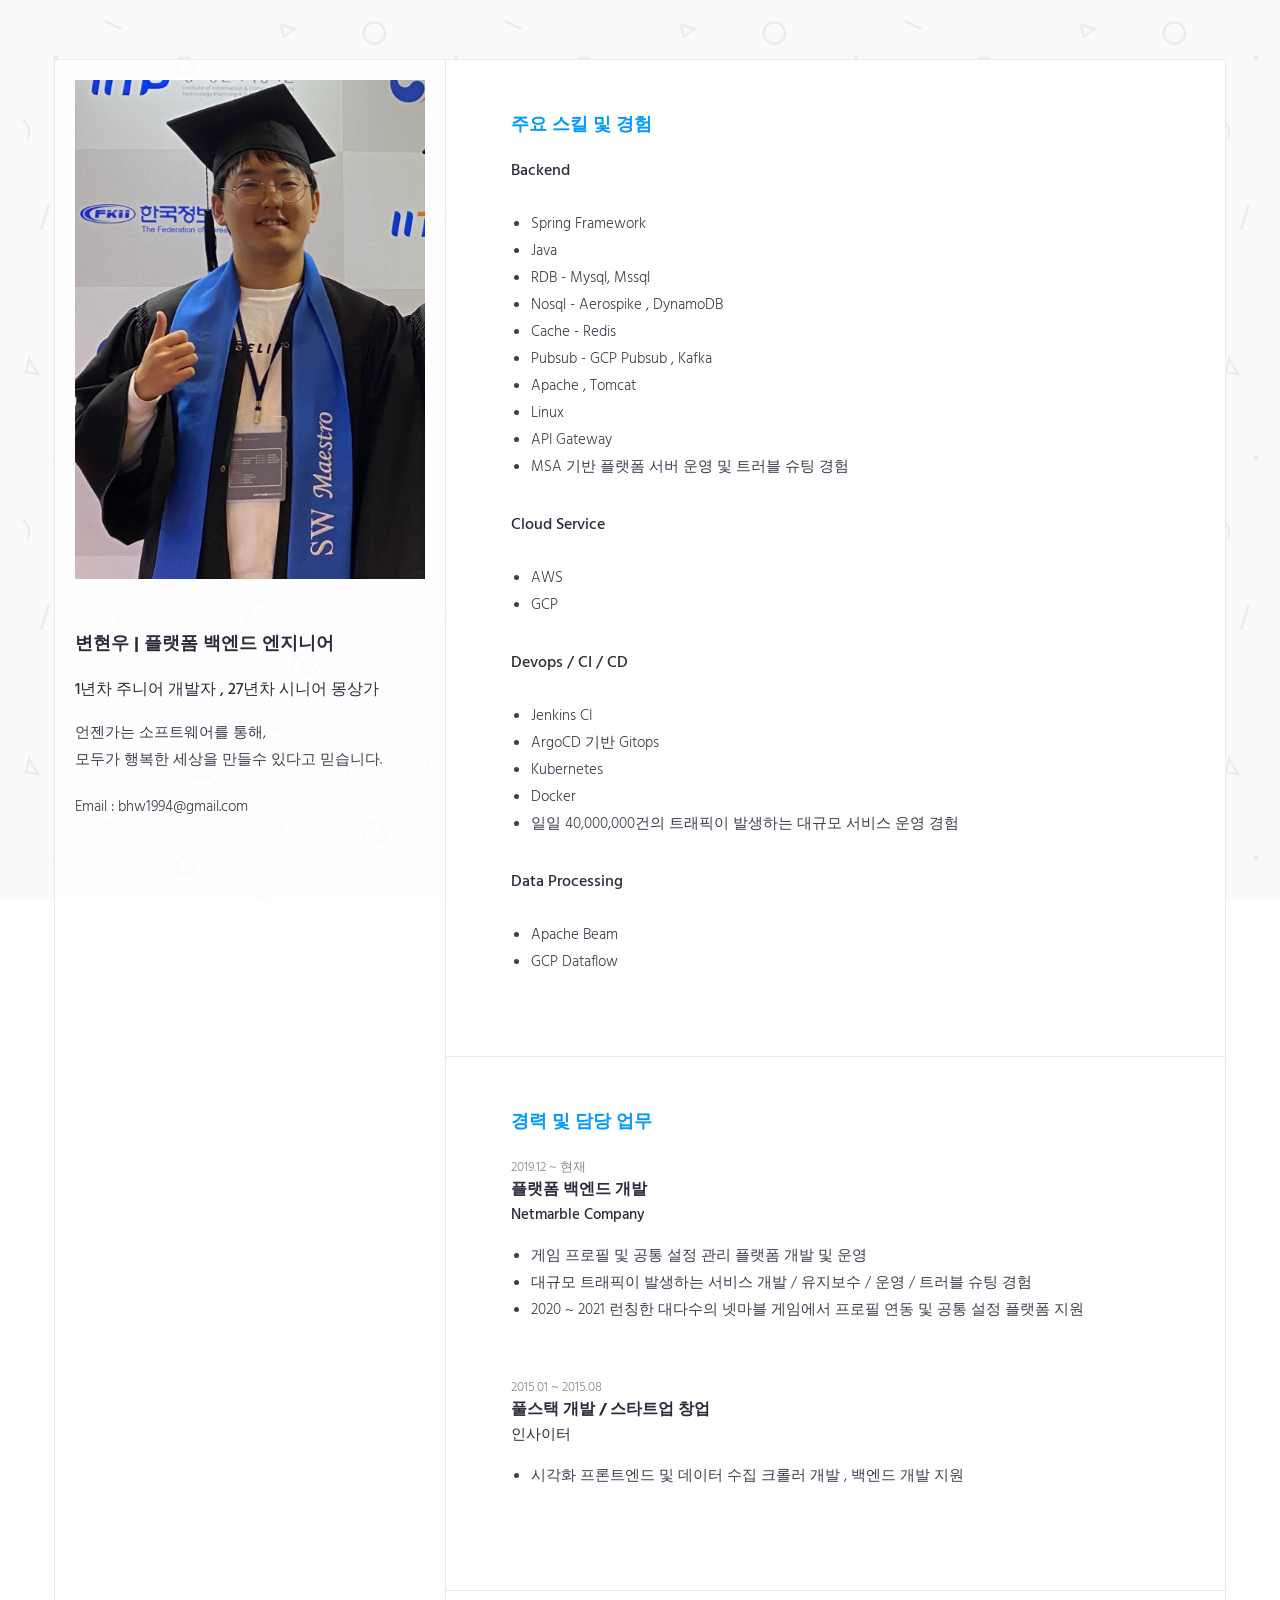
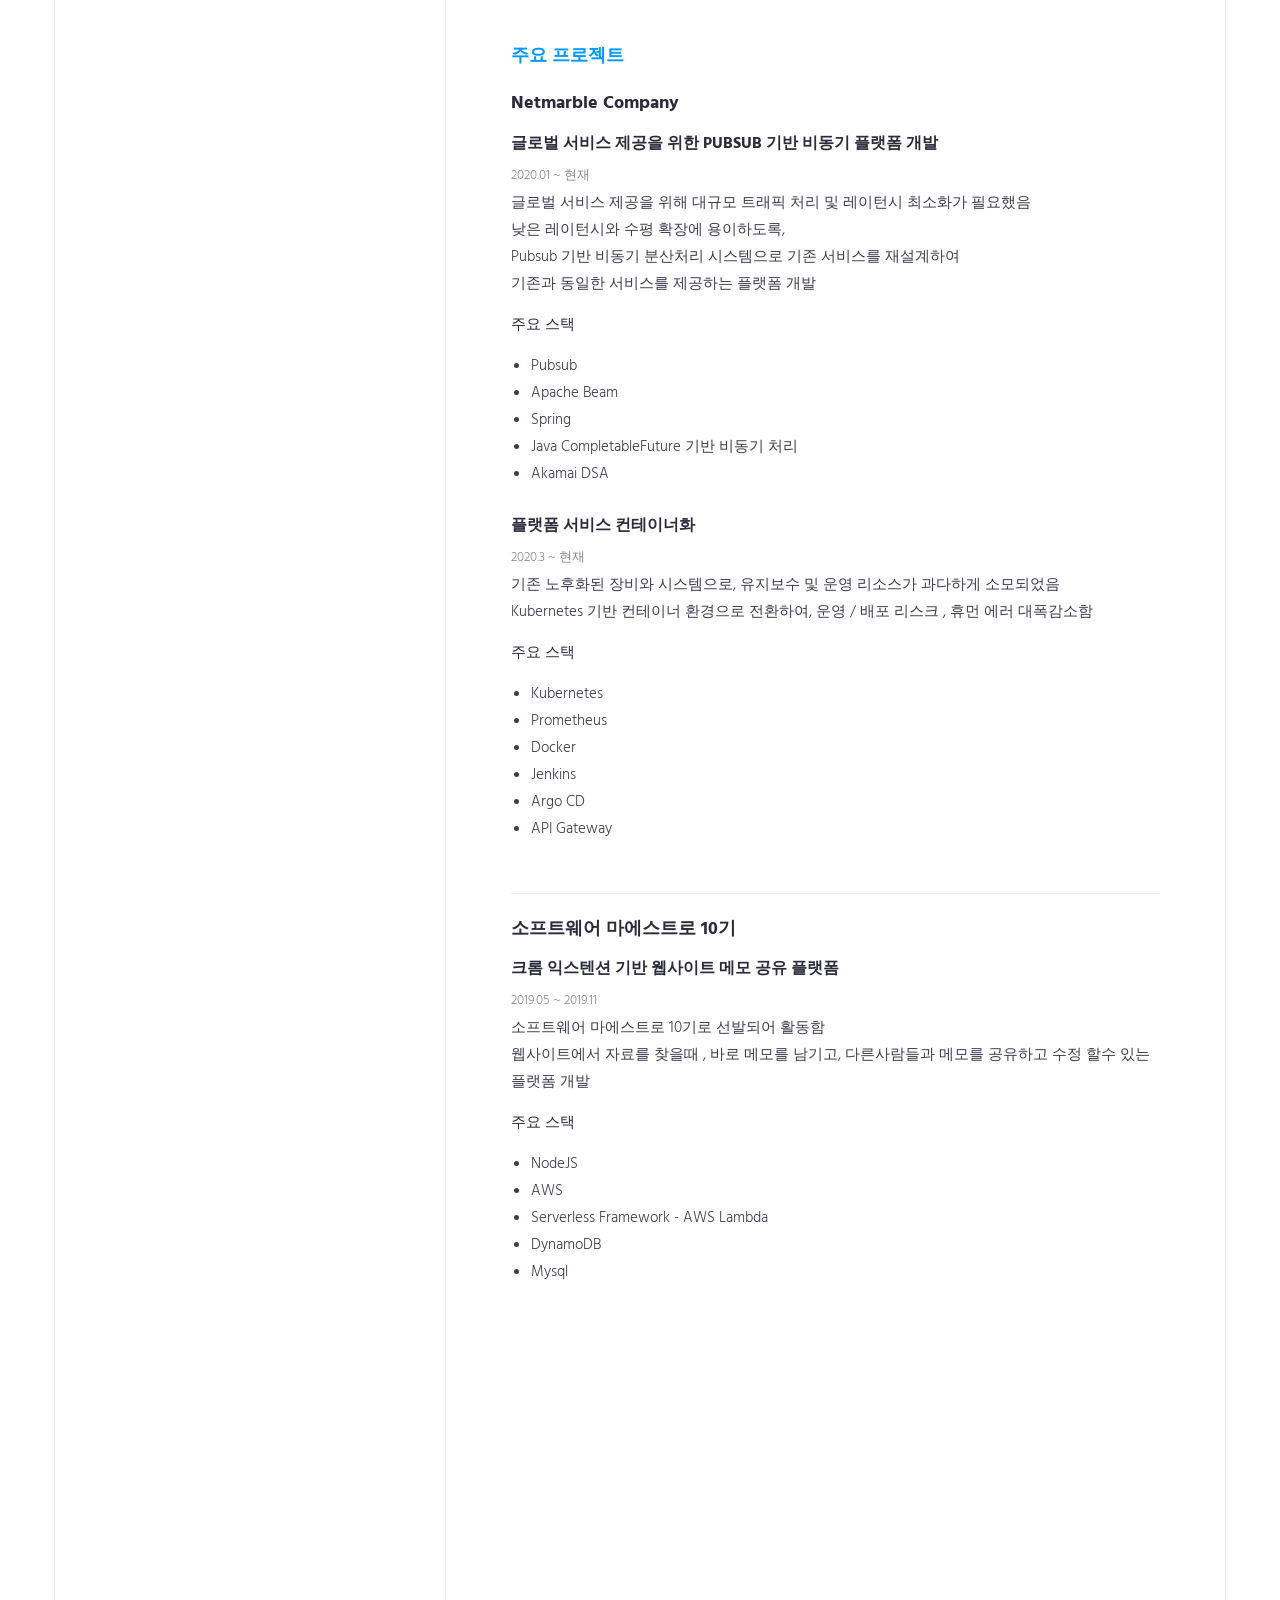
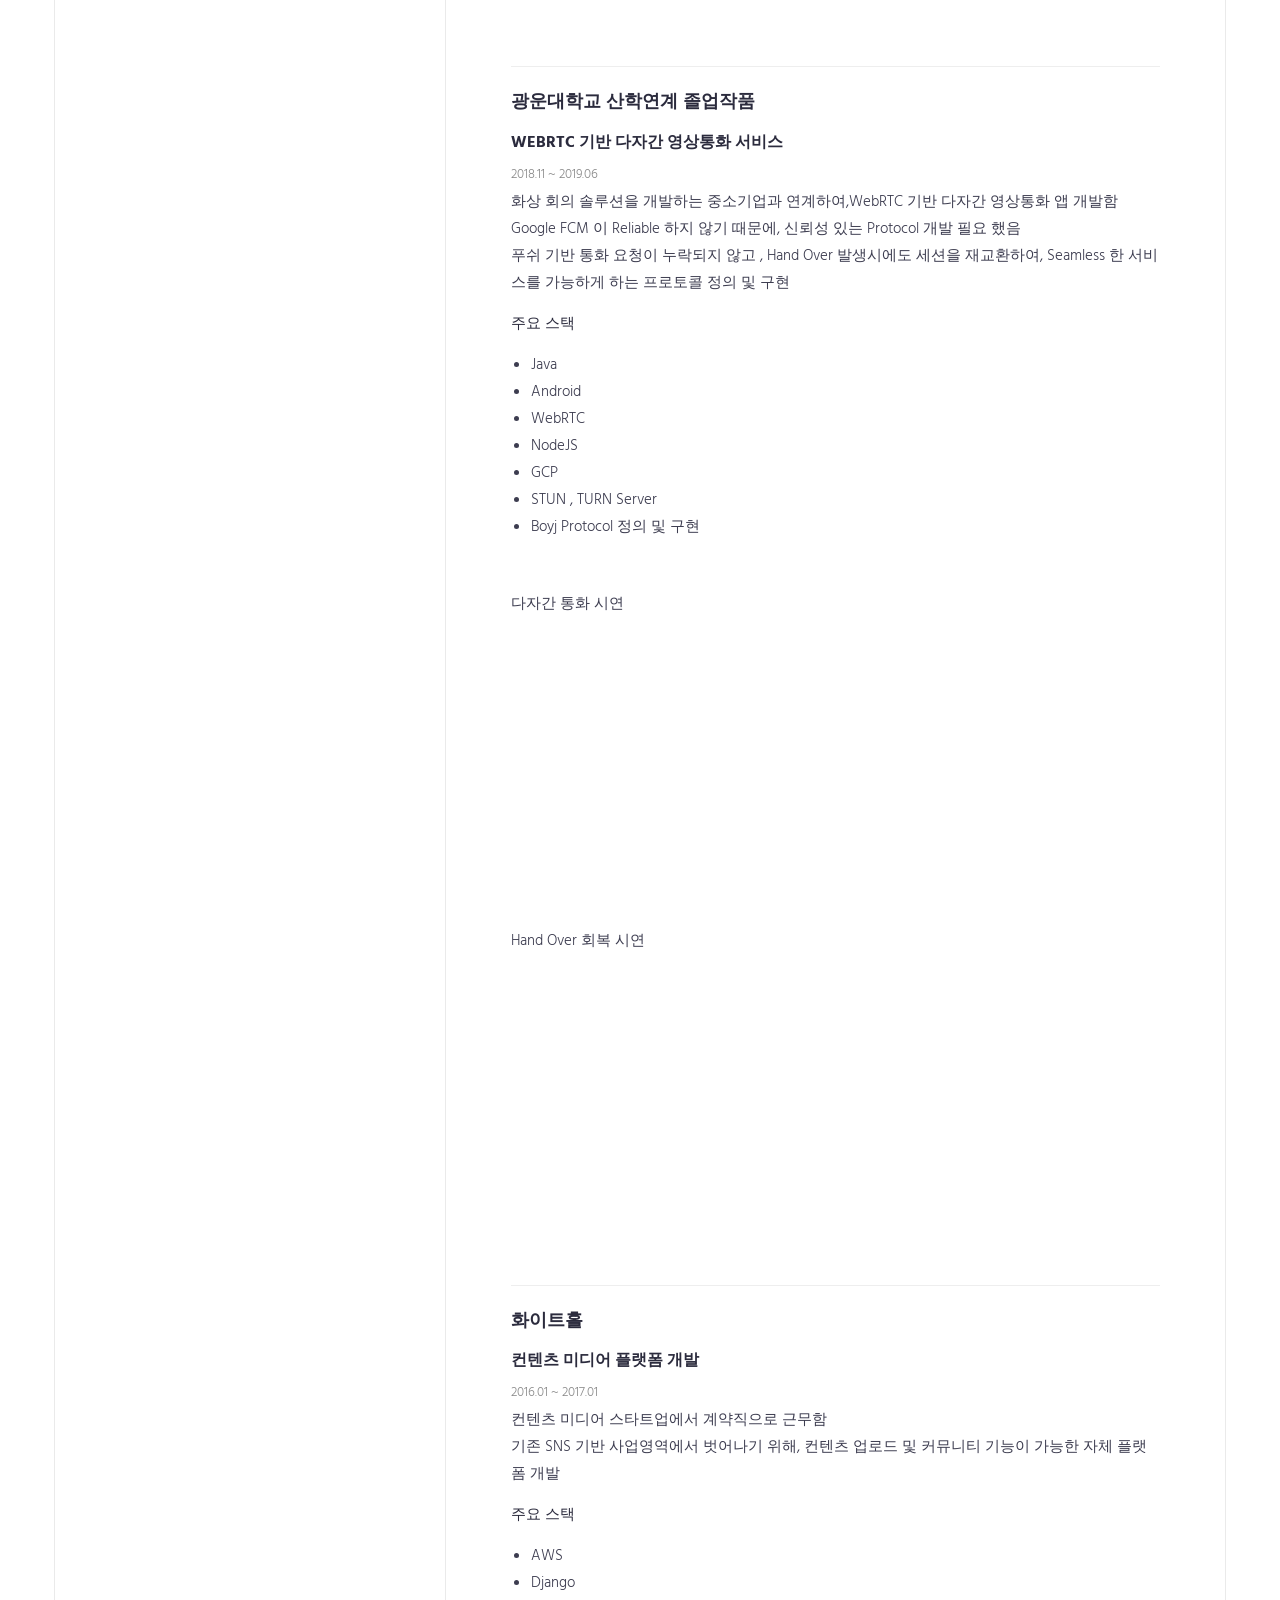
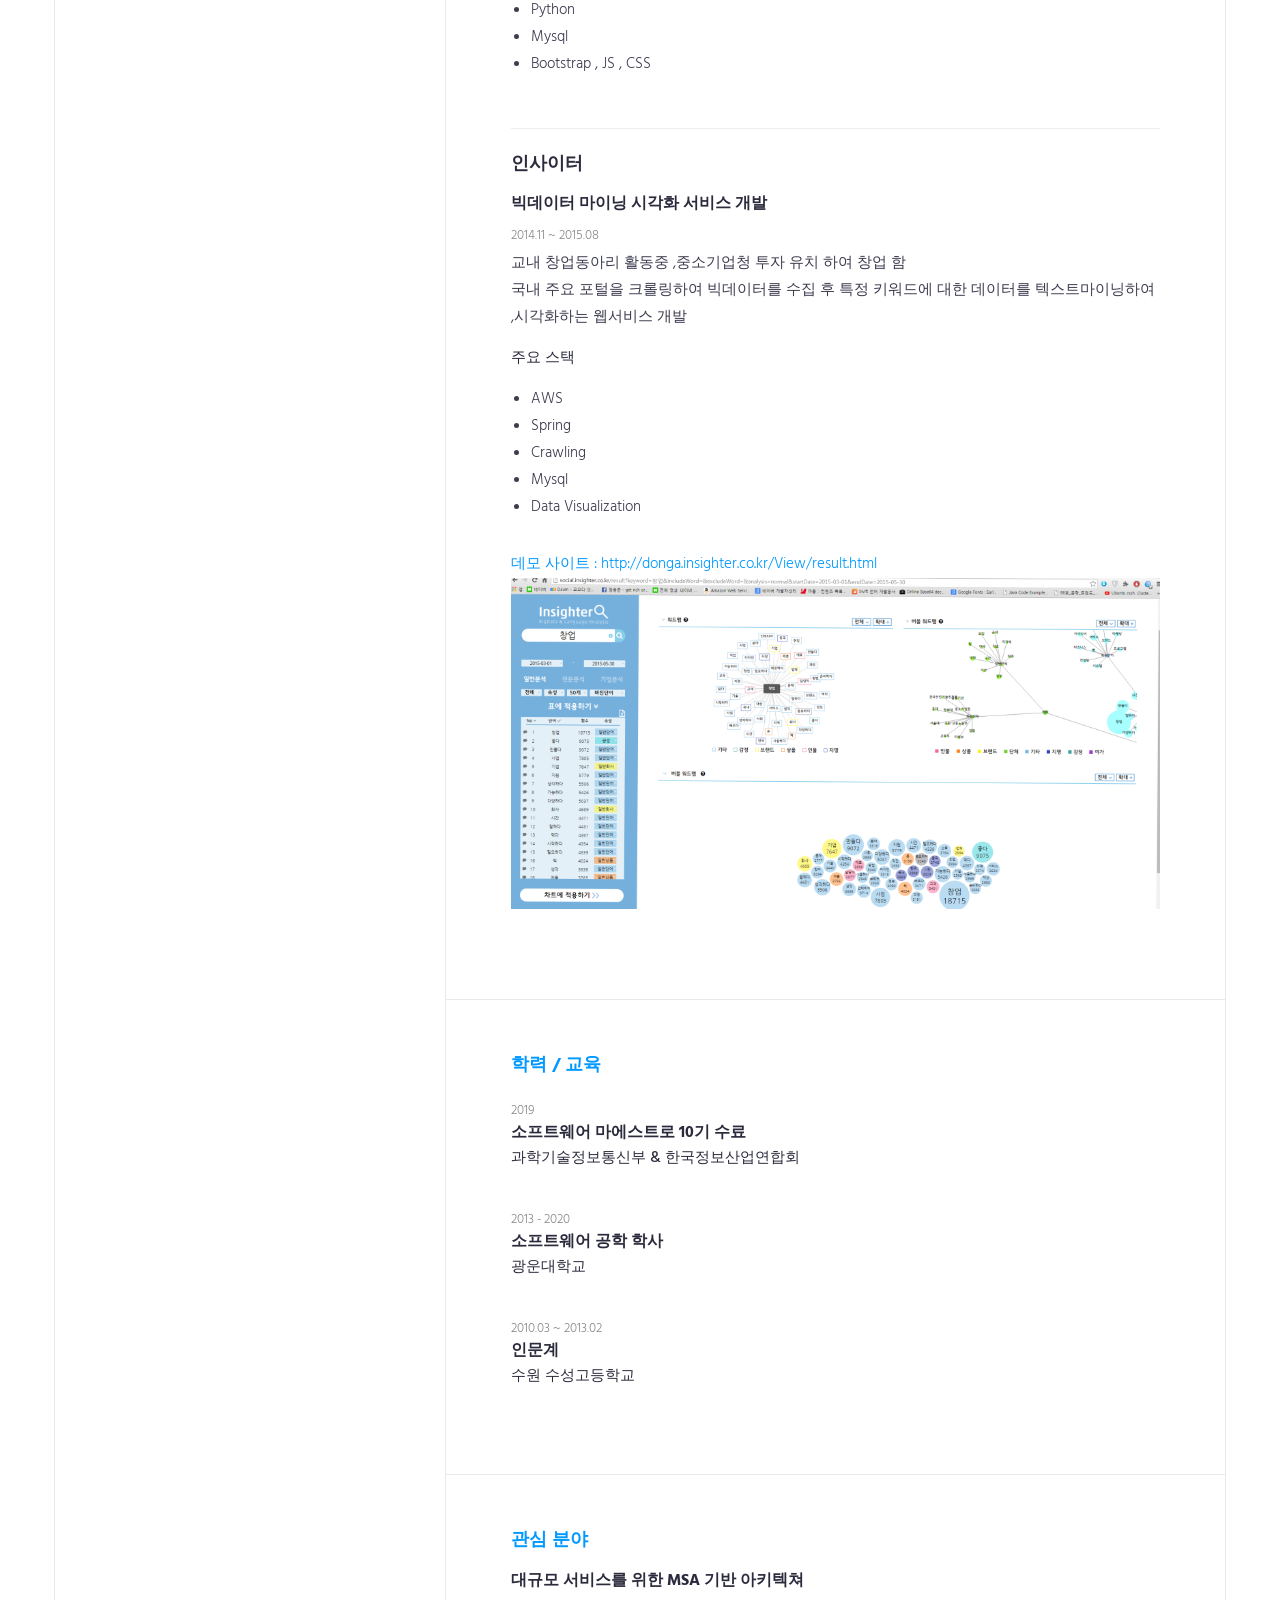
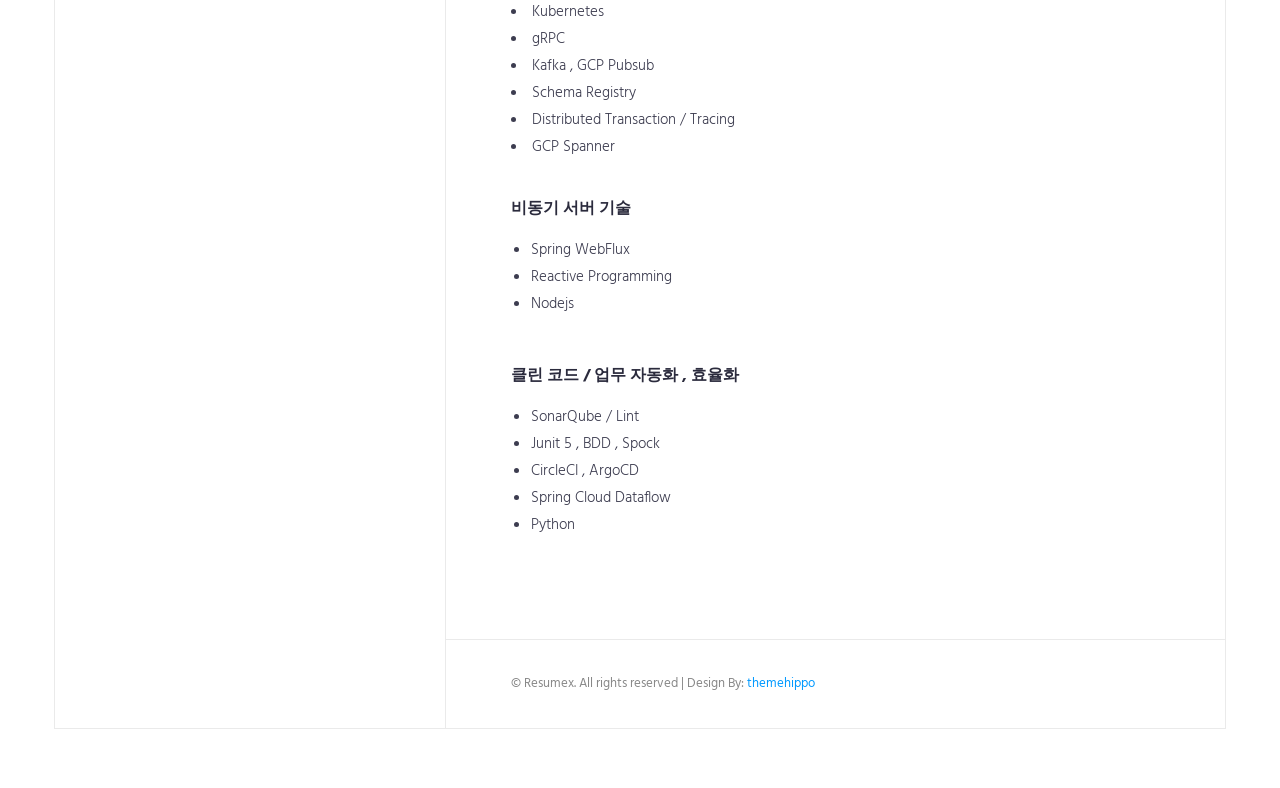
<file: index.html>
<!DOCTYPE html>
<html>
<head>
    <meta charset="utf-8">
    <meta http-equiv="X-UA-Compatible" content="IE=edge">
    <meta name="viewport" content="width=device-width, initial-scale=1">
    <!-- The above 3 meta tags *must* come first in the head; any other head content must come *after* these tags -->
    <title>변현우 Resume</title>

    <!-- favicon -->
    <link href="favicon.png" rel=icon>

    <!-- web-fonts -->
    <link href="https://fonts.googleapis.com/css?family=Hind:300,400,500,600,700" rel="stylesheet">

    <!-- font-awesome -->
    <link href="css/font-awesome.min.css" rel="stylesheet">

    <!-- Bootstrap -->
    <link href="css/bootstrap.min.css" rel="stylesheet">

    <!-- Style CSS -->
    <link href="css/style.css" rel="stylesheet">

    <!-- HTML5 shim and Respond.js for IE8 support of HTML5 elements and media queries -->
    <!-- WARNING: Respond.js doesn't work if you view the page via file:// -->
    <!--[if lt IE 9]>
    <script src="https://oss.maxcdn.com/html5shiv/3.7.2/html5shiv.min.js"></script>
    <script src="https://oss.maxcdn.com/respond/1.4.2/respond.min.js"></script>
    <![endif]-->
</head>
<body id="page-top" data-spy="scroll" data-target=".navbar">
<div id="main-wrapper">
<!-- Page Preloader -->
<div id="preloader">
    <div id="status">
        <div class="status-mes"></div>
    </div>
</div>

<div class="columns-block container">
<div class="left-col-block blocks">
    <header class="header theiaStickySidebar">
        <div class="profile-img">
            <img src="img/img-profile.jpg" class="img-responsive" alt=""/>
        </div>
        <div class="content">
            <h2>변현우 | 플랫폼 백엔드 엔지니어</h2>
            <h3>1년차 주니어 개발자 , 27년차 시니어 몽상가</h3>

            <div class="about-text">
                <p>
                언젠가는 소프트웨어를 통해, <br/>
                모두가 행복한 세상을 만들수 있다고 믿습니다.
                </p>

                <p>
                    Email : bhw1994@gmail.com
                </p>

            </div>
        </div>

    </header>
    <!-- .header-->
</div>
<!-- .left-col-block -->


<div class="right-col-block blocks">
<div class="theiaStickySidebar">


<!-- <section class="expertise-wrapper section-wrapper gray-bg">
    <div class="container-fluid">
        <div class="row">
            <div class="col-md-12">
                <div class="section-title">
                    <h2>Expertise</h2>
                </div>
            </div>
        </div>

        <div class="row">
            <div class="col-md-6">
                <div class="expertise-item">
                    <h3>Professionally drive</h3>

                    <p>
                        Synergistically strategize customer directed resources rather than principle.
                    </p>
                </div>
            </div>
            <div class="col-md-6">
                <div class="expertise-item">
                    <h3>Seamlessly leverage </h3>

                    <p>
                        Quickly repurpose reliable customer service with orthogonal ideas. Competently.
                    </p>
                </div>
            </div>
        </div>
        <div class="row">
            <div class="col-md-6">
                <div class="expertise-item">
                    <h3>Interactively incubate</h3>

                    <p>
                        Interactively myocardinate high standards in initiatives rather than next-generation.
                    </p>
                </div>
            </div>

            <div class="col-md-6">
                <div class="expertise-item">
                    <h3>Globally streamline</h3>

                    <p>
                        Dynamically initiate client-based convergence vis-a-vis performance based. </p>
                </div>
            </div>

        </div>


    </div>
</section>
 -->
<section class="section-wrapper skills-wrapper">
    <div class="container-fluid">
        <div class="row">
            <div class="col-md-12">
                <div class="section-title">
                    <h2>주요 스킬 및 경험</h2>
                </div>
            </div>

        </div>
        <div class="row">
            <div class="col-md-12">
                <div class="progress-wrapper">

                    <h3>Backend</h3>
                    <ul>
                        <li>Spring Framework</li>
                        <li>Java</li>
                        <li>RDB - Mysql, Mssql</li>
                        <li>Nosql - Aerospike , DynamoDB</li>
                        <li>Cache - Redis</li>
                        <li>Pubsub - GCP Pubsub , Kafka</li>
                        <li>Apache , Tomcat</li>
                        <li>Linux</li>
                        <li>API Gateway</li>
                        <li>MSA 기반 플랫폼 서버 운영 및 트러블 슈팅 경험</li>
                    </ul>


                    <h3>Cloud Service</h3>
                    <ul>
                        <li>AWS</li>
                        <li>GCP</li>
                    </ul>

                    <h3>Devops / CI / CD </h3>
                    <ul>
                        <li>Jenkins CI</li>
                        <li>ArgoCD 기반 Gitops</li>
                        <li>Kubernetes</li>
                        <li>Docker</li>
                        <li>일일 40,000,000건의 트래픽이 발생하는 대규모 서비스 운영 경험</li>
                    </ul>

                    <h3>Data Processing</h3>
                    <ul>
                        <li>Apache Beam</li>
                        <li>GCP Dataflow</li>
                    </ul>

                </div>
                <!-- /.progress-wrapper -->
            </div>
        </div>
        <!--.row -->
    </div>
    <!-- .container-fluid -->
</section>
<!-- .skills-wrapper -->

<section class="section-wrapper section-experience gray-bg">
    <div class="container-fluid">
        <div class="row">
            <div class="col-md-12">
                <div class="section-title"><h2>경력 및 담당 업무</h2></div>
            </div>
        </div>
        <!--.row-->
        <div class="row">
            <div class="col-md-12">
                <div class="content-item">
                    <small>2019.12 ~ 현재</small>
                    <h3>플랫폼 백엔드 개발</h3>
                    <h4>Netmarble Company</h4>
                    <ul>
                        <li>게임 프로필 및 공통 설정 관리 플랫폼 개발 및 운영</li>
                        <li>대규모 트래픽이 발생하는 서비스 개발 / 유지보수 / 운영 / 트러블 슈팅 경험</li>
                        <li>2020 ~ 2021 런칭한 대다수의 넷마블 게임에서 프로필 연동 및 공통 설정 플랫폼 지원</li>
                    </ul>

                </div>

                <!-- .experience-item -->
                <div class="content-item">
                    <small>2015.01 ~ 2015.08</small>
                    <h3>풀스택 개발 / 스타트업 창업</h3>
                    <h4>인사이터</h4>
                    <ul>
                        <li>시각화 프론트엔드 및 데이터 수집 크롤러 개발 , 백엔드 개발 지원</li>
                    </ul>

                </div>
                <!-- .experience-item -->
            </div>
        </div>
        <!--.row-->
    </div>
    <!-- .container-fluid -->

</section>
<!-- .section-experience -->

<section class="section-wrapper section-experience gray-bg">
    <div class="container-fluid">
        <div class="row">
            <div class="col-md-12">
                <div class="section-title"><h2>주요 프로젝트</h2></div>
            </div>
        </div>
        <!--.row-->
        <div class="row">
            <div class="col-md-12">
                <div class="content-item">
                    <h2>Netmarble Company</h2>
                    <h3>글로벌 서비스 제공을 위한 Pubsub 기반 비동기 플랫폼 개발</h3>
                    <small>2020.01 ~ 현재</small>
                    <p>
                        글로벌 서비스 제공을 위해 대규모 트래픽 처리 및 레이턴시 최소화가 필요했음<br/>
                        낮은 레이턴시와 수평 확장에 용이하도록,<br />
                         Pubsub 기반 비동기 분산처리 시스템으로 기존 서비스를 재설계하여 <br/>
                        기존과 동일한 서비스를 제공하는 플랫폼 개발
                     </p>
                    <h4>주요 스택</h4>
                    <ul>
                        <li>Pubsub</li>
                        <li>Apache Beam</li>
                        <li>Spring</li>
                        <li>Java CompletableFuture 기반 비동기 처리</li>
                        <li>Akamai DSA</li>
                    </ul>


                    <h3>플랫폼 서비스 컨테이너화</h3>
                    <small>2020.3 ~ 현재</small>
                    <p>
                        기존 노후화된 장비와 시스템으로, 유지보수 및 운영 리소스가 과다하게 소모되었음<br />
                        Kubernetes 기반 컨테이너 환경으로 전환하여, 운영 / 배포 리스크 , 휴먼 에러 대폭감소함

                    </p>
                    <h4>주요 스택</h4>
                    <ul>
                        <li>Kubernetes</li>
                        <li>Prometheus</li>
                        <li>Docker</li>
                        <li>Jenkins</li>
                        <li>Argo CD</li>
                        <li>API Gateway</li>
                    </ul>

                </div>

                <hr/>

                <div class="content-item">
                    <h2>소프트웨어 마에스트로 10기</h2>
                    <h3>크롬 익스텐션 기반 웹사이트 메모 공유 플랫폼</h3>
                    <small>2019.05 ~ 2019.11</small>
                    <p>
                        소프트웨어 마에스트로 10기로 선발되어 활동함<br />
                        웹사이트에서 자료를 찾을때 , 바로 메모를 남기고, 다른사람들과 메모를 공유하고 수정 할수 있는 플랫폼 개발<br/>


                    </p>
                    <h4>주요 스택</h4>
                    <ul>
                        <li>NodeJS</li>
                        <li>AWS</li>
                        <li>Serverless Framework - AWS Lambda</li>
                        <li>DynamoDB</li>
                        <li>Mysql</li>
                    </ul>
                </div>


                <iframe width="100%" height="300px" src="https://www.youtube.com/embed/FbnPMWjBduA" frameborder="0" allow="accelerometer; autoplay; clipboard-write; encrypted-media; gyroscope; picture-in-picture" allowfullscreen></iframe>


                <hr/>

                <div class="content-item">
                    <h2>광운대학교 산학연계 졸업작품</h2>
                    <h3>WebRTC 기반 다자간 영상통화 서비스</h3>
                    <small>2018.11 ~ 2019.06</small>
                    <p>
                        화상 회의 솔루션을 개발하는 중소기업과 연계하여,WebRTC 기반 다자간 영상통화 앱 개발함<br />
                        Google FCM 이 Reliable 하지 않기 때문에, 신뢰성 있는 Protocol 개발 필요 했음<br />
                        푸쉬 기반 통화 요청이 누락되지 않고 , Hand Over 발생시에도 세션을 재교환하여, Seamless 한 서비스를 가능하게 하는 프로토콜 정의 및 구현 <br />
                    </p>
                    <h4>주요 스택</h4>
                    <ul>
                        <li>Java</li>
                        <li>Android</li>
                        <li>WebRTC</li>
                        <li>NodeJS</li>
                        <li>GCP</li>
                        <li>STUN , TURN Server</li>
                        <li>Boyj Protocol 정의 및 구현</li>
                    </ul>
                </div>
다자간 통화 시연
<iframe width="100%" height="300px" src="https://www.youtube.com/embed/mGlAnr_AnFU" frameborder="0" allow="accelerometer; autoplay; clipboard-write; encrypted-media; gyroscope; picture-in-picture" allowfullscreen></iframe>

Hand Over 회복 시연
<iframe width="100%" height="300px" src="https://www.youtube.com/embed/uFmfp00y0V4" frameborder="0" allow="accelerometer; autoplay; clipboard-write; encrypted-media; gyroscope; picture-in-picture" allowfullscreen></iframe>

                <hr/>

                <div class="content-item">
                    <h2>화이트홀</h2>
                    <h3>컨텐츠 미디어 플랫폼 개발</h3>
                    <small>2016.01 ~ 2017.01</small>
                    <p>
                        컨텐츠 미디어 스타트업에서 계약직으로 근무함<br/>
                        기존 SNS 기반 사업영역에서 벗어나기 위해, 컨텐츠 업로드 및 커뮤니티 기능이 가능한 자체 플랫폼 개발<br/>

                </p>
                    <h4>주요 스택</h4>
                    <ul>
                        <li>AWS</li>
                        <li>Django</li>
                        <li>Python</li>
                        <li>Mysql</li>
                        <li>Bootstrap , JS , CSS</li>
                    </ul>
                </div>

                <hr/>

                <div class="content-item">
                    <h2>인사이터</h2>
                    <h3>빅데이터 마이닝 시각화 서비스 개발</h3>
                    <small>2014.11 ~ 2015.08</small>
                    <p>
                        교내 창업동아리 활동중 ,중소기업청 투자 유치 하여 창업 함<br/>
                        국내 주요 포털을 크롤링하여 빅데이터를 수집 후 특정 키워드에 대한 데이터를 텍스트마이닝하여 ,시각화하는 웹서비스 개발<br/>

                    </p>
                    <h4>주요 스택</h4>
                    <ul>
                        <li>AWS</li>
                        <li>Spring</li>
                        <li>Crawling</li>
                        <li>Mysql</li>
                        <li>Data Visualization</li>
                    </ul>
                    <a href="http://donga.insighter.co.kr/View/result.html">데모 사이트 : http://donga.insighter.co.kr/View/result.html</a>
                    <img src="img/insighter.png" width="100%">

                </div>
                <!-- .experience-item -->
            </div>
        </div>
        <!--.row-->
    </div>
    <!-- .container-fluid -->

</section>
<!-- .section-experience -->


<section class="section-wrapper section-education">
    <div class="container-fluid">
        <div class="row">
            <div class="col-md-12">
                <div class="section-title"><h2>학력 / 교육</h2></div>
            </div>
        </div>
        <!--.row-->
        <div class="row">
            <div class="col-md-12">
                <div class="content-item">
                    <small>2019</small>
                    <h3>소프트웨어 마에스트로 10기 수료</h3>
                    <h4>과학기술정보통신부 & 한국정보산업연합회</h4>
                </div>

                <div class="content-item">
                    <small>2013 - 2020</small>
                    <h3>소프트웨어 공학 학사</h3>
                    <h4>광운대학교</h4>
                </div>
                <!-- .experience-item -->
                <div class="content-item">
                    <small>2010.03 ~ 2013.02</small>
                    <h3>인문계</h3>
                    <h4>수원 수성고등학교</h4>
                </div>
                <!-- .experience-item -->
            </div>
        </div>
        <!--.row-->
    </div>
    <!-- .container-fluid -->

</section>
<!-- .section-education -->

<section class="section-wrapper section-interest gray-bg">
    <div class="container-fluid">
        <div class="row">
            <div class="col-md-12">
                <div class="section-title">
                    <h2>관심 분야</h2>
                </div>
            </div>
        </div>
        <!-- .row -->

        <div class="row">
            <div class="col-md-12">
                <div class="content-item">
                    <h3>대규모 서비스를 위한 MSA 기반 아키텍쳐</h3>
                    <li>Kubernetes</li>
                    <li>gRPC</li>
                    <li>Kafka , GCP Pubsub</li>
                    <li>Schema Registry</li>
                    <li>Distributed Transaction / Tracing</li>
                    <li>GCP Spanner</li>
                </div>
                <div class="content-item">
                    <h3>비동기 서버 기술</h3>
                    <ul>
                        <li>Spring WebFlux</li>
                        <li>Reactive Programming</li>
                        <li>Nodejs</li>
                    </ul>
                </div>

                <div class="content-item">
                    <h3>클린 코드 / 업무 자동화 , 효율화</h3>
                    <ul>
                        <li>SonarQube / Lint</li>
                        <li>Junit 5 , BDD , Spock</li>
                        <li>CircleCI , ArgoCD</li>
                        <li>Spring Cloud Dataflow</li>
                        <li>Python</li>
                    </ul>
                </div>
            </div>
        </div>
        <!-- .row -->

    </div>
</section>

<footer class="footer">
    <div class="copyright-section">
        <div class="container-fluid">
            <div class="row">
                <div class="col-md-12">
                    <div class="copytext">&copy; Resumex. All rights reserved | Design By: <a
                            href="https://themehippo.com">themehippo</a></div>
                </div>
            </div>
            <!--.row-->
        </div>
        <!-- .container-fluid -->
    </div>
    <!-- .copyright-section -->
</footer>
<!-- .footer -->
</div>
<!-- Sticky -->
</div>
<!-- .right-col-block -->
</div>
<!-- .columns-block -->
</div>
<!-- #main-wrapper -->

<!-- jquery -->
<script src="js/jquery-2.1.4.min.js"></script>

<!-- Bootstrap -->
<script src="js/bootstrap.min.js"></script>
<script src="js/theia-sticky-sidebar.js"></script>
<script src="js/scripts.js"></script>
</body>
</html>
</file>
<file: css/style.css>
/*
Template Name: Resumex
Description: HTML5 / CSS3 One Page
Version: 1.0
Author: themehippo.com
*/

/*------------------------------------------------------------------
# [Color codes]

# Body  (text): #3a4750
# Heading Color #444444
# Theme Color (link color) #82b541
# Mid grey (sub header) #f4f4f4
# -------------------------------------------------------------------*/

body {
    font-family : 'Hind', sans-serif;
    font-size   : 15px;
    line-height : 1.8em;
    color       : #3d3d50;
    font-weight : 300;
    background  : url("../img/pattern-bg.png") fixed;
    }

/* --------------------------------------
 * Global Typography
 *------------------------------------------*/

h1, h2, h3, h4, h5, h6 {
    margin : 0 0 15px;
    color  : #2b2b3d;
    }

h1 {
    font-size   : 26px;
    line-height : 1.8em;
    font-weight : 700;
    }

h2 {
    font-size   : 18px;
    line-height : 1.8em;
    font-weight : 700;
    }

h3 {
    font-size   : 16px;
    line-height : 1.8em;
    font-weight : 500;
    }

h4 {
    font-size   : 15px;
    line-height : 1.8em;
    font-weight : 500;
    }

h5 {
    font-size   : 15px;
    line-height : 1.5em;
    font-weight : 500;
    }

h6 {
    font-size   : 15px;
    line-height : 1.5em;
    }

/* --------------------------------------
 * LINK STYLE
 *------------------------------------------*/
a {
    color              : #0099ff;
    text-decoration    : none;
    -webkit-transition : all 0.3s ease 0s;
    -moz-transition    : all 0.3s ease 0s;
    -o-transition      : all 0.3s ease 0s;
    transition         : all 0.3s ease 0s;
    }

a,
a:active,
a:focus,
a:active {
    text-decoration : none;
    outline         : none
    }

a:hover,
a:focus {
    text-decoration : none;
    color           : #ff9800;
    }

p {
    margin-bottom : 20px;
    }

ul {
    margin     : 10px;
    margin-bottom: 20px;
    padding    : 10px;
    }

/*------------------
 * Button Style
 *------------------*/
.btn {
    padding        : 14px 30px 11px;
    margin-bottom  : 0;
    font-size      : 14px;
    font-weight    : 500;
    border-radius  : 0;
    border         : 0;
    text-transform : uppercase;
    }

.btn-lg {
    font-weight : 700;
    font-size   : 24px;
    padding     : 15px 30px;
    }

/*btn-primary*/
.btn-primary {
    background-color : #0099ff;
    }

.btn-primary:hover,
.btn-primary:focus,
.btn-primary:active:focus {
    background : #ff9800;
    }

/*btn-default*/
.btn-default {
    color            : #2a54f5;
    background-color : transparent;
    border           : 2px solid #2a54f5;
    }

.btn-default:hover,
.btn-default:focus,
.btn-default:active:focus {
    background   : #2a54f5;
    color        : #ffffff;
    border-color : #2a54f5;
    }

button:focus,
.btn:focus,
.btn:active:focus {
    outline : none;
    }

/* --------------------
 * Column Block
 * -------------------*/

.columns-block {
    display                : -webkit-flex;
    display                : flex;
    -webkit-flex-direction : row;
    flex-direction         : row;
    margin                 : 60px auto;
    padding                : 0;
    box-shadow             : 0 0 0 1px #eaeaea;
    }

.blocks {
    box-sizing : border-box;
    }

.left-col-block {
    overflow     : hidden;
    -webkit-flex : 1 0 0;
    flex         : 1 0 0;
    position     : relative;
    background   : rgba(255, 255, 255, .8);
    border-right : 1px solid #eaeaea;
    }

.right-col-block {
    -webkit-flex : 2 0 0;
    flex         : 2 0 0;
    position     : relative;
    background   : #ffffff;
    }

@media (max-width : 768px) {

    .columns-block {
        display    : block;
        margin     : 0;
        box-shadow : none;
        }

    .left-col-block {
        width    : 100%;
        position : relative;
        border   : 0;
        }

    .right-col-block {
        width      : 100%;
        position   : relative;
        box-shadow : none;
        }
    }

@media (min-width : 769px) and (max-width : 1024px) {
    .columns-block {
        margin-top    : 30px;
        margin-bottom : 30px;
        }
    }

/* --------------------
 * Section Background
 * -------------------*/

.gray-bg {
    background-color : #ffffff;
    }

/* --------------------
 *  main Wrapper
 * -------------------*/
#main-wrapper {
    overflow : hidden;
    }

/*-------------------
 * Section Wrapper
 *-------------------*/
.section-wrapper {
    padding       : 50px;
    border-bottom : 1px solid #eaeaea;
    }

@media (max-width : 480px) {
    .section-wrapper {
        padding : 30px 20px;
        }
    }

/*---------------------------
* Section Title
*---------------------------*/
.section-title {
    margin-bottom : 15px;
    }

.section-title h2 {
    margin-bottom : 5px;
    color         : #0099ff;
    }

/*-----------------------------
 * NAVIGATION & HEADER STYLE
 *-----------------------------*/

.header {
    padding  : 20px !important;
    margin   : 0;
    position : relative;
    }

.header .profile-img {
    margin-bottom : 50px;
    }

.header .content-wrapper {

    }

.header .content {
    width  : 100%;
    margin : 0 auto;
    }

.header .content h1 {
    line-height : 1;
    margin      : 0 0 5px;
    }

.header .content .lead {
    font-size : 18px;
    }

.header .content .about-text {
    margin : 10px 0;
    }

.header .btn {
    margin-top : 40px;
    }

@media (max-width : 768px) {
    .header {
        padding       : 0;
        text-align    : center;
        border-bottom : 1px solid #ededed;
        }

    .header img {
        margin : 0 auto;
        }

    .header .content {
        padding : 50px;
        }
    }

/* Header Sticky */

.sticky {
    position : -webkit-sticky;
    position : sticky;
    top      : 0;
    }

/*-------------------
 * Social Icon
 *-------------------*/

.social-icon {
    margin  : 20px 0;
    padding : 0;
    display : block;
    }

.social-icon li {
    display : inline-block;
    margin  : 0 2px;
    }

.social-icon li a {
    display       : block;
    font-size     : 12px;
    color         : #333333;
    width         : 34px;
    height        : 34px;
    line-height   : 33px;
    text-align    : center;
    border-radius : 2px;
    border        : 2px solid #eeeeee;
    }

.social-icon li a:hover {
    border-color : #cccccc;
    }

/*-------------------
 * Expertise
 *-------------------*/
.expertise-item {
    margin-bottom : 20px;
    }

.expertise-item h3 {
    margin-bottom : 5px;
    font-weight   : 700;
    }

/*-------------------
 * Skills Progressbar
 *-------------------*/

.progress-item {
    position : relative;
    }

.progress-item .progress-title {
    font-size     : 15px;
    font-weight   : 400;
    display       : inline-block;
    margin-bottom : 5px;
    }

.progress-item .progress {
    height        : 4px;
    box-shadow    : none;
    border-radius : 5px;
    }

.progress-item .progress-bar {
    background-color : #0099ff;
    box-shadow       : none;
    text-align       : right;
    }

.progress-item .progress-percent {
    font-size        : 10px;
    background-color : #313131;
    position         : absolute;
    top              : 5px;
    padding          : 0 8px;
    border-radius    : 3px;
    }

.progress-item .progress-percent::before {
    content      : "";
    position     : absolute;
    left         : 0;
    bottom       : -4px;
    border-top   : 6px solid #313131;
    border-right : 8px solid transparent;
    }

/*-------------------
 * Portfolio
 *-------------------*/

.portfolio-item {
    position      : relative;
    display       : block;
    margin-bottom : 30px;
    }

.portfolio-item .portfolio-thumb img {
    height    : auto;
    display   : block;
    max-width : 100%;
    }

.portfolio-item .portfolio-info {
    position   : absolute;
    bottom     : 0;
    padding    : 30px 15px 5px;
    width      : 100%;
    background : -webkit-linear-gradient(
            top,
            transparent 0%,
            rgba(0, 0, 0, 0.5) 100%
    );
    }

.portfolio-item .portfolio-info h3 {
    margin      : 0;
    line-height : 1;
    color       : #ffffff;
    }

.portfolio-item .portfolio-info small {
    color : #ffffff;
    }

.portfolio-item:hover .portfolio-info {
    background : -webkit-linear-gradient(
            top,
            transparent 0%,
            #000 100%
    );
    }

/*-------------------
 * Content Item
 *-------------------*/

.content-item {
    margin-bottom : 40px;
    }

.content-item h3 {
    margin         : 0 0 10px;
    line-height    : 1;
    font-weight    : bold;
    text-transform : uppercase;
    }

.content-item h4 {
    margin      : 0;
    line-height : 1;
    }

.content-item small {
    color : #888888;
    }

/*-------------------
 * Contact
 *-------------------*/

.feedback-form {
    margin-top : 50px;
    }

/*-------------------
 * Form Style
 *-------------------*/
.form-control {
    height        : 50px;
    padding       : 0 20px;
    font-size     : 13px;
    line-height   : 50px;
    color         : #969595;
    border        : 1px solid #cccccc;
    border-radius : 0;
    box-shadow    : none;
    box-sizing    : border-box;
    }

.form-control:focus,
.form-control:active {
    box-shadow : none;
    }

/* --------------------------------------------
 *   Footer
 *---------------------------------------------- */

/* Copyright */

.footer {
    padding : 30px 50px;
    }

.footer .copyright-section {
    font-size : 13px;
    color     : #888888;

    }

.footer .copyright-section .copytext {
    font-weight : 400;
    display     : block;
    }

@media (max-width : 480px) {
    .footer {
        padding : 10px 20px;
        }
    }

/* ---------------------------------------------- /*
 * Preloader
/* ---------------------------------------------- */
#preloader {
    background : rgba(255, 255, 255,.8);
    bottom     : 0;
    left       : 0;
    position   : fixed;
    right      : 0;
    top        : 0;
    z-index    : 9999;
    }

#status,
.status-mes {
    background-image    : url(../img/preloader.svg);
    background-position : center;
    background-repeat   : no-repeat;
    height              : 200px;
    left                : 50%;
    margin              : -100px 0 0 -100px;
    position            : absolute;
    top                 : 50%;
    width               : 200px;
    }

.status-mes {
    background : none;
    left       : 0;
    margin     : 0;
    text-align : center;
    top        : 65%;
    }
</file>
